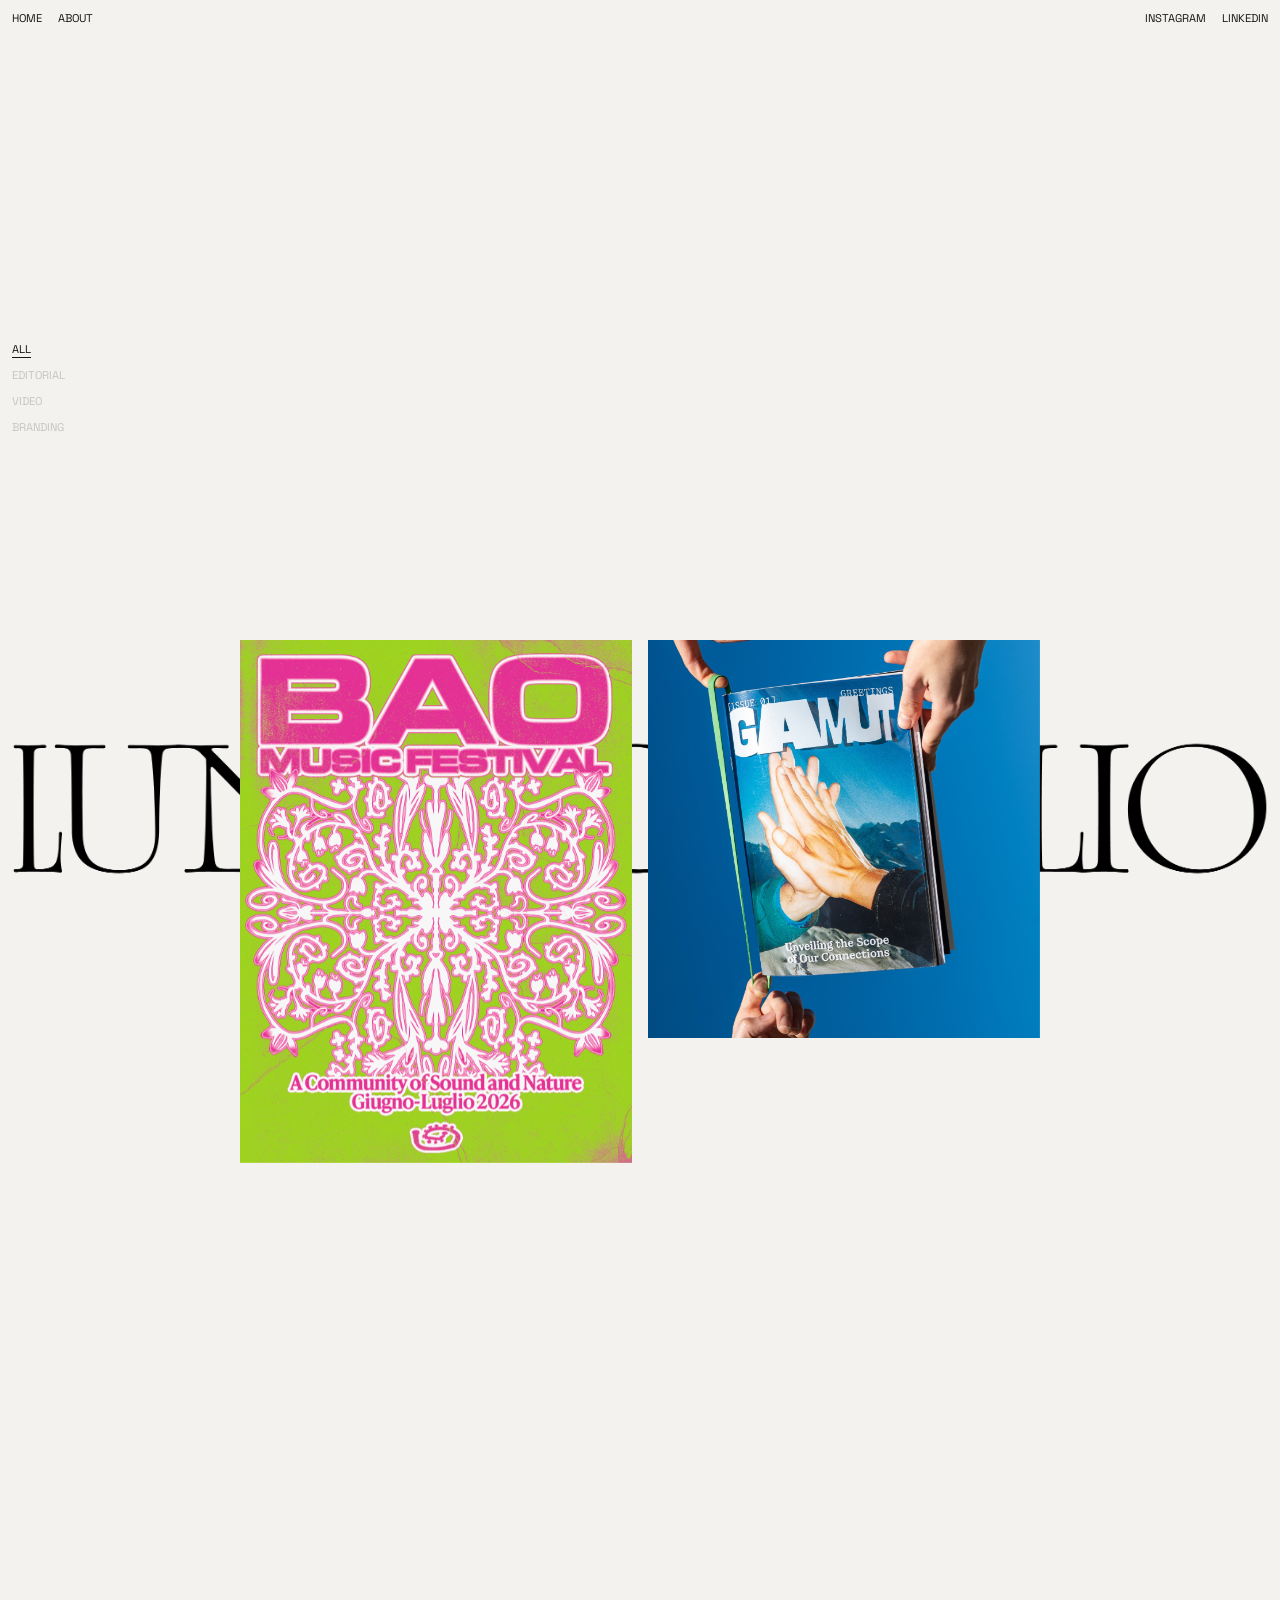
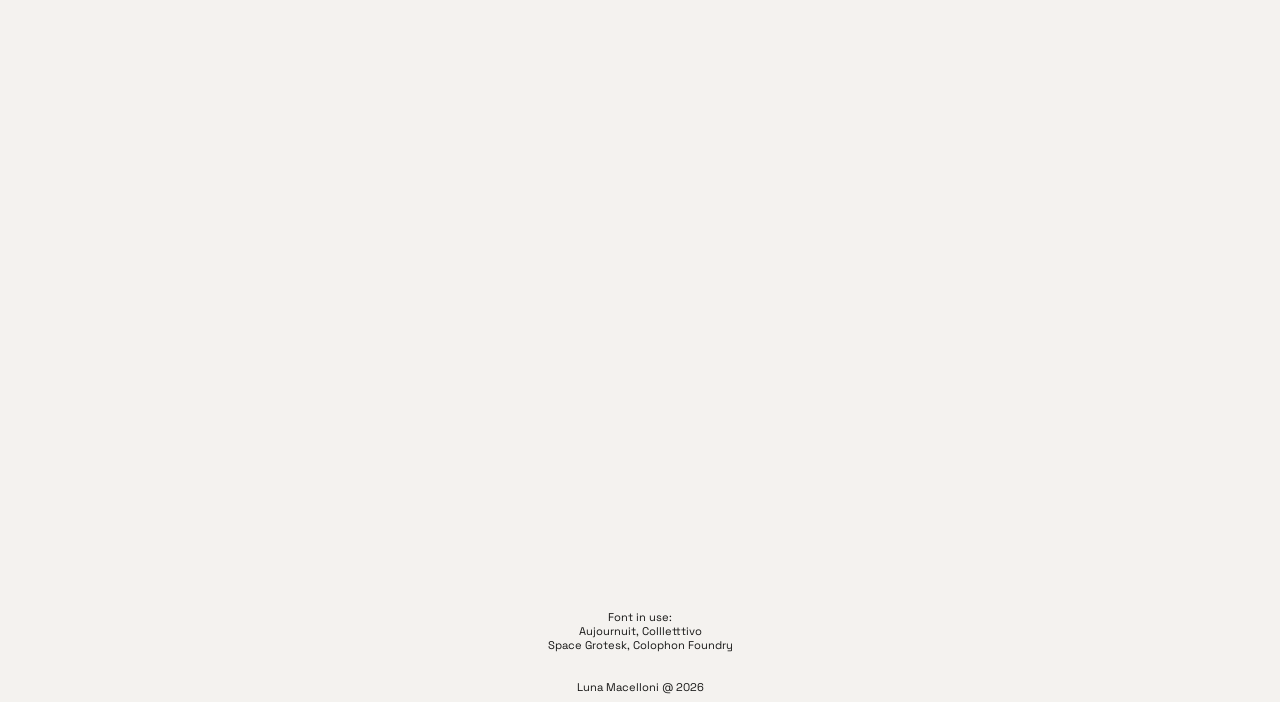
<file: index.html>
<!DOCTYPE html>
<html lang="en">
<head>
  <meta charset="UTF-8">
  <meta name="viewport" content="width=device-width, initial-scale=1.0">
    <title>Luna Macelloni — Portfolio</title>
    <link rel="icon" href="assets/top_icon2.jpg">
  <link rel="preconnect" href="https://fonts.googleapis.com">
  <link rel="preconnect" href="https://fonts.gstatic.com" crossorigin>

  <link href="https://fonts.googleapis.com/css2?family=Space+Grotesk:wght@400;500;600&family=Inter:wght@400;500&display=swap" rel="stylesheet">

  <link rel="stylesheet" href="css/header_footer.css">
  <link rel="stylesheet" href="css/index.css">
</head>

<body>

  <canvas id="pixel-trail" aria-hidden="true"></canvas>

    <!-- Header with three nav buttons -->
  <header class="site-nav">
    <nav aria-label="Primary">
      <ul>
        <li><span>Home</span></li>
        <li><button type="button" onclick="location.href='about.html'">About</button></li>
        <li><a href="https://www.instagram.com/lunatm___/" target="_blank" rel="noopener">Instagram</a></li>
        <li><a href="https://www.linkedin.com/in/luna-macelloni-b484aa251/" target="_blank" rel="noopener">LinkedIn</a></li>

      </ul>
    </nav>
  </header>


  <!-- Filter + sort controls -->
  <div class="gallery-controls">
    <div class="gallery-filters" role="group" aria-label="Filter by project type">
      <button type="button" class="filter-btn is-active" data-filter="all" aria-pressed="true">All</button>
      <button type="button" class="filter-btn" data-filter="editorial" aria-pressed="false">Editorial</button>
      <button type="button" class="filter-btn" data-filter="video" aria-pressed="false">Video</button>
      <button type="button" class="filter-btn" data-filter="branding" aria-pressed="false">Branding</button>
      <!-- <button type="button" class="filter-btn" data-filter="personal" aria-pressed="false">Personal</button> -->
    </div>
  </div>

    <!-- Image grid, 2 columns, 10px gutter/margins -->
  <!-- data-type: editorial | video | branding — data-date: YYYY-MM-DD, edit these to match each real project -->
  <div>
    <section class="gallery" aria-label="Photo grid">

    <div class="gallery__column">
      <a href="p-bao.html" class="gallery__item" data-type="branding" data-date="2025-09-20" style="--tile-color: #ff178b;"><img src="assets/images/bao.png" alt="Bao">
        <span class="gallery__label">
          2026 <br>
          BAO Music Festival
        </span></a>

        <a href="p-wtf.html" class="gallery__item" data-type="editorial video" data-date="2025-07-05" style="--tile-color: #27ff2b;"><img src="assets/images/p-wtf01.jpg" alt="What To Fix">
        <span class="gallery__label">
          2025 <br>
          What To Fix
        </span></a>

        <a href="p-ultimacena.html" class="gallery__item" data-type="video" data-date="2025-11-02" style="--tile-color: #c42116;"><img src="assets/images/p-ultimacena01.jpg" alt="Gallery photo 3">
        <span class="gallery__label">
          2023 <br>
          Ultima cena
        </span></a>

     </div>

     <div class="gallery__column">
        <a href="p-gamut.html" class="gallery__item" data-type="editorial" data-date="2026-01-10" style="--tile-color: #0a69e5;"><img src="assets/images/gamut.jpg" alt="Gamut">        
        <span class="gallery__label">
          2026 <br>
          Gamut
        </span></a>

        <a href="p-pdp.html" class="gallery__item" data-type="branding video" data-date="2025-05-18" style="--tile-color: #e80d2a;"><img src="assets/images/p-pdp12.png" alt="Partito del Pomodoro">
        <span class="gallery__label">
          2023<br>
          Partito del Pomodoro
        </span></a>

        <a href="p-surviving.html" class="gallery__item" data-type="video" data-date="2026-03-15" style="--tile-color: #ff5619;"><img src="assets/images/p-surviving01.png" alt="Surviving you always">        
        <span class="gallery__label">
          2025<br>
          Surviving you, always
        </span></a>
      </div>

    </section>
  </div>

    <!-- Full-width static title image -->
  <div class="title-banner">
    <img src="assets/fixed-title2.png" alt="Luna's Portfolio">
  </div>

  <!-- Footer -->
  <footer class="site-footer">
    <span>Font in use:<br>
      Aujournuit, Collletttivo<br>
      Space Grotesk, Colophon Foundry<br><br><br>
      Luna Macelloni @ 2026 
    </span>
  </footer>

<script src="js/index.js"></script>

</body>
</html>
</file>
<file: css/header_footer.css>
/* ---------- Shared UI ---------- */

:root {
  --ink: #161615;
  --white: #f2f1e6;
  --paper: #f4f2ef;

  --accent: var(--ink); /* default, overridden per project page */

  --ui-offset: 0.5rem;
  --ui-side: 0.75rem;
  --ui-gap: 1rem;

  --ui-font-size: 0.7rem;
  --ui-transition: 0.4s ease;
}

/* ---------- Fixed header ---------- */

header.site-nav {
  position: fixed;

  top: var(--ui-offset);
  left: var(--ui-side);
  right: var(--ui-side);

  z-index: 1000;
}

.site-nav ul {
  display: flex;
  align-items: center;
  /*justify-content: center;*/
  gap: var(--ui-gap);

  margin: 0;
  padding: 0;

  list-style: none;
}

.site-nav li:nth-child(3) {
  margin-left: auto;
}

.site-nav button, .site-nav a, .site-nav span {
  font-family: 'Space Grotesk', sans-serif;
  font-size: var(--ui-font-size);

  text-transform: uppercase;
  text-decoration: none;
  letter-spacing: 0;

  color: var(--accent);
  mix-blend-mode: normal;

  background: none;
  border: none;

  padding: 0;

  cursor: pointer;

  transition: opacity var(--ui-transition);
}

.site-nav span {
  cursor: default;
}

/* once past the hero wrapper, revert to white regardless of page accent */
.site-nav.is-scrolled button, .site-nav.is-scrolled a, .site-nav.is-scrolled span {
  color: var(--ink);
}

/* ---------- Fixed footer ---------- */

footer.site-footer {
  position: static;

  margin: var(--ui-offset);

  z-index: 1000;

  display: flex;
  align-items: center;
  justify-content: center;

  gap: var(--ui-gap);

  font-family: 'Space Grotesk', sans-serif;
  font-size: var(--ui-font-size);
  text-align: center;
  /*text-transform: uppercase;*/
  letter-spacing: 0;

  color: var(--ink);
}

/* ---------- Hover ---------- */

.site-nav button:hover,
.site-nav a:hover {
  opacity: 0.1;
}
</file>
<file: css/index.css>
/* ---------- Fade animation ---------- */

@keyframes fade {
  0% {
    opacity: 0;
  }

  100% {
    opacity: 1;
  }
}

/* ---------- Base ---------- */

* {
  box-sizing: border-box;
}

html,
body {
  margin: 0;
  padding: 0;
}

body {
  background: var(--paper);
  color: var(--ink);

  transition: background-color 0.4s ease;
}

/* ---------- Cursor pixel trail ---------- */
 
#pixel-trail {
  position: fixed;
  inset: 0;
 
  z-index: 99;
 
  pointer-events: none;
}

/* ---------- Title banner ---------- */

.title-banner {
  position: sticky;

  bottom: 0;

  z-index: 0;

  pointer-events: none;

  /*mix-blend-mode: difference;*/

  padding-inline: var(--ui-side);
}

.title-banner img {
  display: block;
  z-index: 0;
  width: 100%;
  height: auto;
}

/* ---------- Gallery controls ---------- */

.gallery-controls {
  display: flex;
  flex-direction: column;
  align-items: flex-start;
  gap: 2rem;

  /* stays in normal flow until scrolled to `top`, then sticks there —
     bump this if it still sits under the fixed header/title banner */
  position: fixed;
  top: 30%;
  z-index: 30;

  margin-top: 4.5rem;
  padding-left: var(--ui-side);

  font-family: 'Space Grotesk', sans-serif;
  font-size: var(--ui-font-size);
  text-transform: uppercase;
}

.gallery-filters {
  display: flex;
  flex-direction: column;
  align-items: flex-start;
  gap: 0.75rem;
}

.filter-btn {
  font-family: inherit;
  font-size: inherit;
  text-transform: inherit;
  letter-spacing: 0;

  background: none;
  border: none;
  padding: 0;

  color: var(--ink);
  opacity: 0.2;

  cursor: pointer;

  transition: opacity var(--ui-transition);
}

.filter-btn:hover {
  opacity: 1;
}

.filter-btn:focus-visible {
  outline: 2px solid var(--accent, currentColor);
  outline-offset: 2px;
}

/* active filter gets a permanent underline, not just opacity,
   so the state reads even to someone not hovering */
.filter-btn.is-active {
  opacity: 1;
  text-decoration: underline;
  text-underline-offset: 0.25rem;
}

/* ---------- Gallery ---------- */

.gallery {
  display: flex;
  gap: 1rem;
  z-index: 10;
  position: relative;
  align-items: flex-start;

  padding: 15rem;
  padding-top: 50%;
}

.gallery__column {
  flex: 1;

  display: flex;
  flex-direction: column;
  gap: 1rem;
}

/* item becomes positioning context */
.gallery__item {
  position: relative;

  overflow: hidden;
}

/* fully removed from the column flow so the layout reflows around it */
.gallery__item.is-filtered-out {
  display: none;
}

/* overlay text */
.gallery__label {
  position: absolute;

  inset: 0;

  display: flex;
  align-items: center;
  justify-content: center;

  z-index: 2;

  font-family: 'Space Grotesk', sans-serif;
  font-size: 0.9rem;
  text-align: center;

  color: white;

  opacity: 0;

  transition: opacity 0.3s ease;

  pointer-events: none;
}

/* reveal text */
.gallery__item:hover .gallery__label {
  opacity: 1;
}

/* ---------- Images ---------- */

.gallery img,
.gallery video {
  display: block;

  width: 100%;

  opacity: 0;

  will-change: opacity, filter;

  transition:
    filter 0.5s ease,
    opacity 0.5s ease;
}

/* visible state */

.gallery img.is-visible,
.gallery video.is-visible {
  opacity: 1;
}

/* hidden state */

.gallery img.is-hidden,
.gallery video.is-hidden {
  opacity: 0;
}

/* ---------- Links ---------- */

.gallery a {
  display: block;
  border: none;
}

/* hover */

.gallery a:hover img,
.gallery a:hover video {
  filter: brightness(0.6);
}

/* keyboard focus */

.gallery a:focus-visible img,
.gallery a:focus-visible video {
  outline: 2px solid var(--accent);
  outline-offset: 2px;
}

/* ---------- Responsive ---------- */

@media (max-width: 860px) {
  .gallery-controls {
    top: 2.4rem;
    left: 50%;
    transform: translateX(-50%);

    max-width: 100%;

    margin-top: 0;
    padding: 0 var(--ui-side);
    gap: 0;
  }

  .gallery-filters {
    flex-direction: row;
    flex-wrap: wrap;
    align-items: center;
    justify-content: center;

    width: auto;
    gap: 0rem 0.2rem;
  }

  .gallery {
    padding: 0.75rem;
    padding-top: 90vh;
    padding-bottom: 9rem;

    gap: 0.6rem;
  }

  .gallery__column {
    gap: 0.6rem;
  }

  .gallery__label {
    font-size: 0.75rem;
  }
}
</file>
